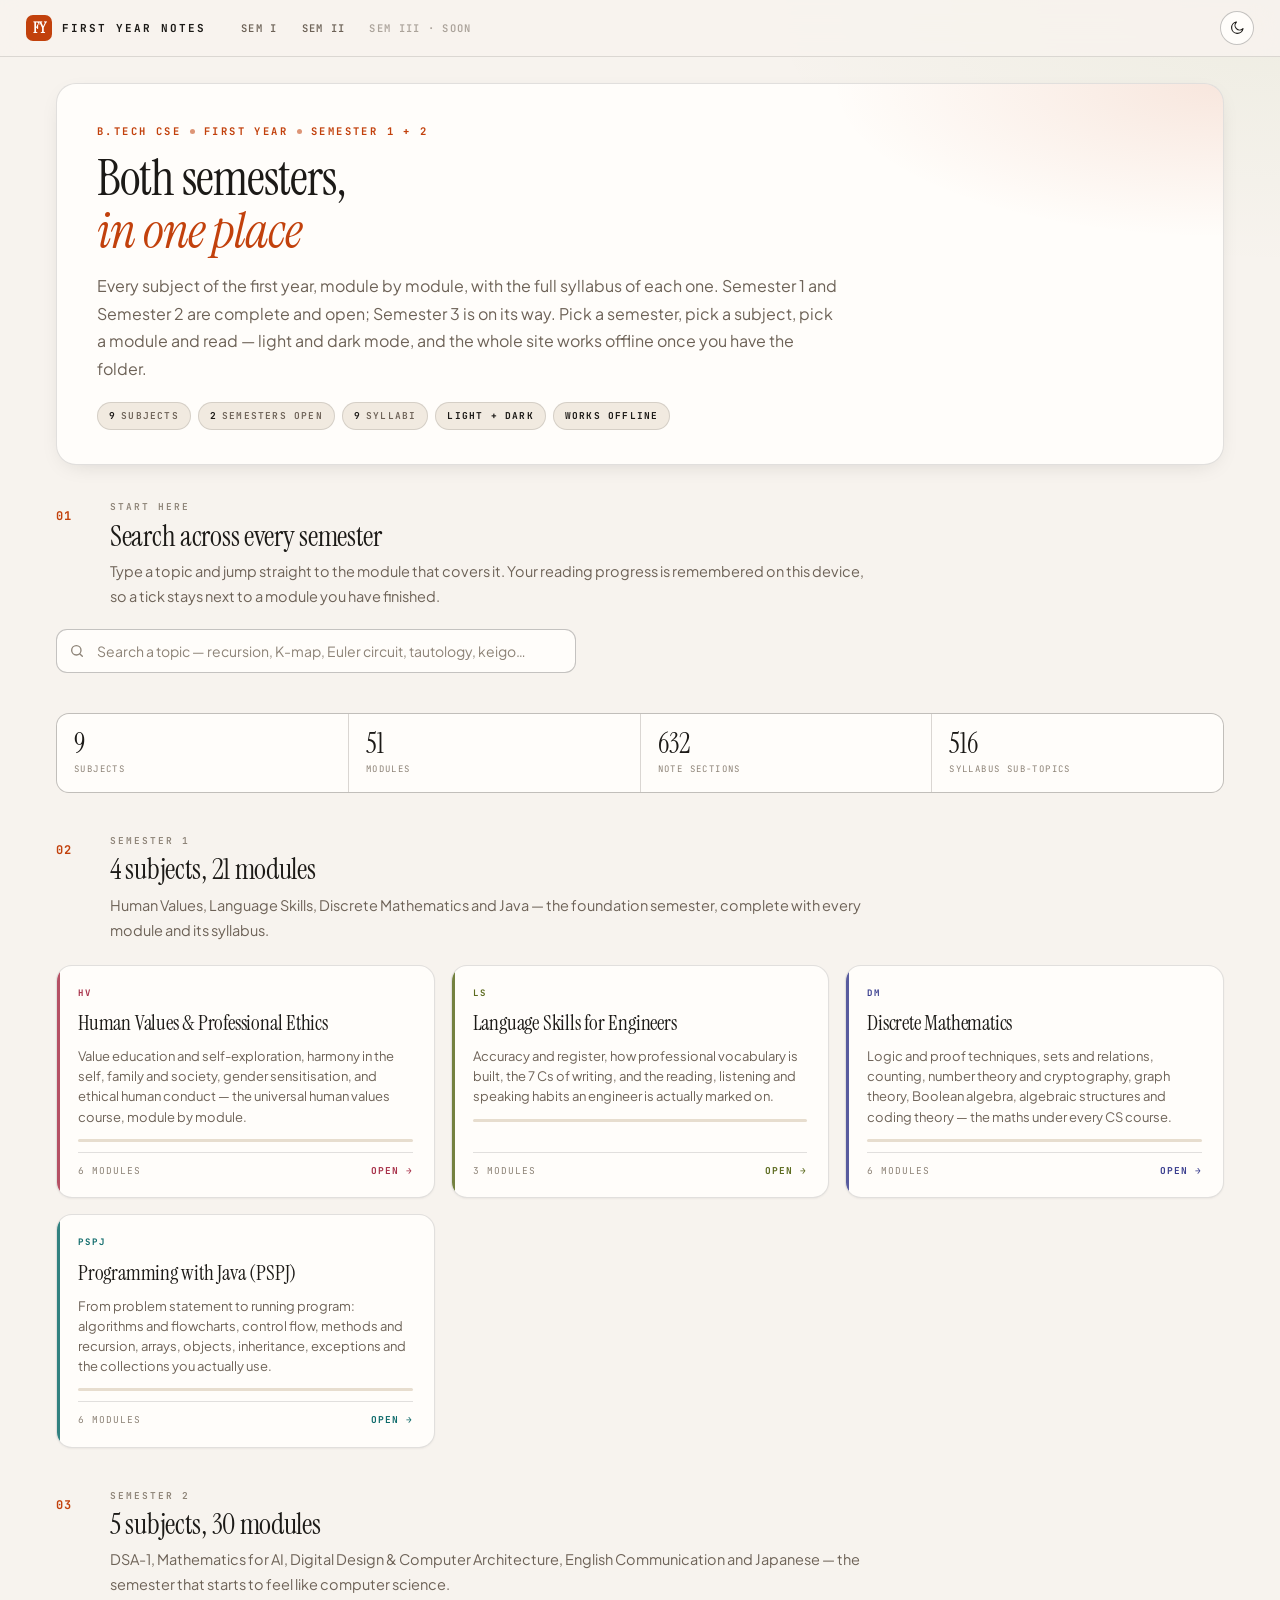
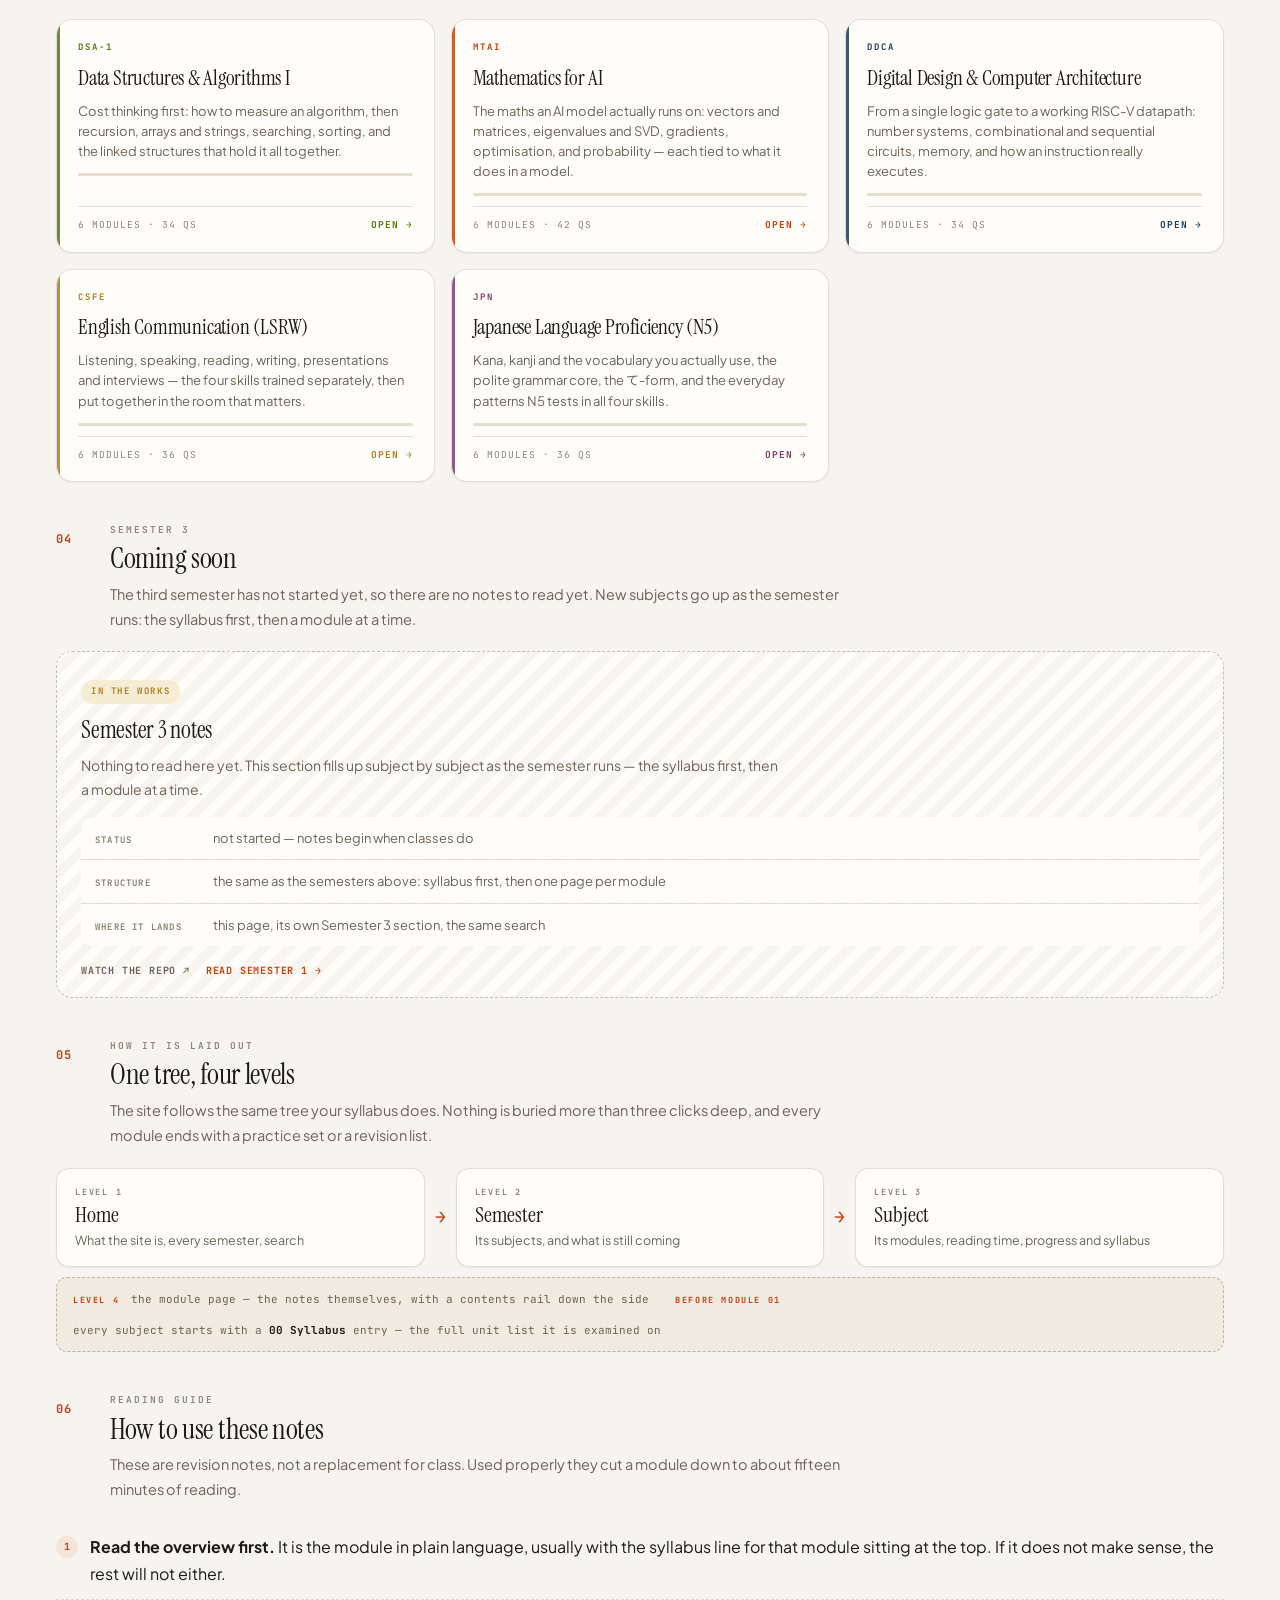
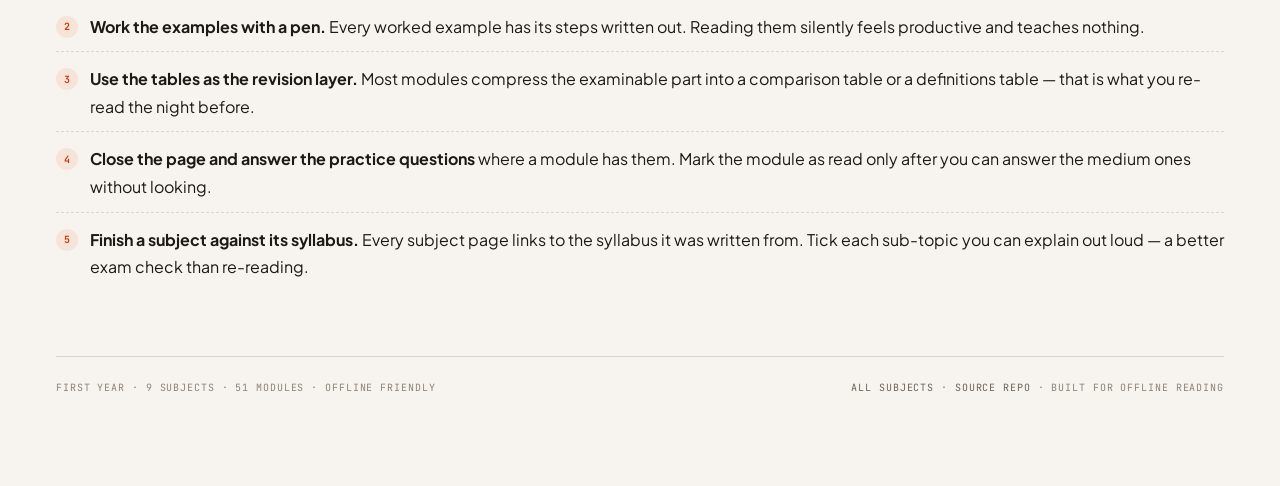
<file: first-year-notes-website/notes-website/index.html>
<!DOCTYPE html>
<html lang="en">

<head>
  <meta charset="UTF-8">
  <meta name="viewport" content="width=device-width, initial-scale=1.0">
  <meta name="theme-color" content="#f7f3ee" id="themeColor">
  <script>
    /* set the theme before first paint so there is no flash of the wrong mode */
    (function () {
      var t = null;
      try { t = localStorage.getItem("fy-theme"); } catch (e) { }
      if (t !== "dark" && t !== "light") {
        t = (window.matchMedia && window.matchMedia("(prefers-color-scheme: dark)").matches) ? "dark" : "light";
      }
      document.documentElement.setAttribute("data-theme", t);
      var m = document.querySelector('meta[name="theme-color"]');
      if (m) m.setAttribute("content", t === "dark" ? "#14110e" : "#f7f3ee");
    })();
  </script>
  <title>First Year Notes · B.Tech CSE, Semester 1 &amp; 2</title>
  <meta name="description"
    content="Module-wise notes for every first-year B.Tech CSE subject, semester 1 and semester 2: Human Values, Language Skills, Discrete Mathematics, Java, DSA-1, Maths for AI, DDCA, English Communication and Japanese. Light and dark mode, works offline.">
  <link rel="icon" href="data:image/svg+xml,%3Csvg xmlns='http://www.w3.org/2000/svg' viewBox='0 0 64 64'%3E%3Crect width='64' height='64' rx='14' fill='%23c2410c'/%3E%3Ctext x='32' y='43' font-family='Georgia,serif' font-size='30' fill='%23fff' text-anchor='middle'%3EFY%3C/text%3E%3C/svg%3E">
<link rel="preconnect" href="https://fonts.googleapis.com">
  <link rel="preconnect" href="https://fonts.gstatic.com" crossorigin>
  <link
    href="https://fonts.googleapis.com/css2?family=Instrument+Serif:ital@0;1&family=Plus+Jakarta+Sans:wght@400;500;600;700&family=JetBrains+Mono:wght@400;500;700&family=Noto+Sans+JP:wght@400;500;700&display=swap"
    rel="stylesheet">
  <link rel="stylesheet" href="css/style.css">
</head>

<body data-page="home">
  <div id="chrome"></div>

  <div class="shell">
    <header class="hero">
      <div class="eyebrow">B.Tech CSE<span class="dot"></span>First year<span class="dot"></span>Semester 1 + 2</div>
      <h1>Both semesters,<br><em>in one place</em></h1>
      <p class="lede">Every subject of the first year, module by module, with the full syllabus of each one.
        Semester 1 and Semester 2 are complete and open; Semester 3 is on its way. Pick a semester, pick a
        subject, pick a module and read — light and dark mode, and the whole site works offline once you have
        the folder.</p>
      <div class="chips" id="heroChips">
        <span class="chip"><b>light + dark</b></span>
        <span class="chip"><b>works offline</b></span>
      </div>
    </header>

    <section class="sec" id="search-sec">
      <div class="sec-head">
        <div class="sec-num">01</div>
        <div>
          <div class="sec-kicker">Start here</div>
          <h2>Search across every semester</h2>
        </div>
      </div>
      <p class="sec-sub">Type a topic and jump straight to the module that covers it. Your reading progress is
        remembered on this device, so a tick stays next to a module you have finished.</p>
      <div class="search-box">
        <svg viewBox="0 0 24 24" fill="none" stroke="currentColor" stroke-width="2" stroke-linecap="round"
          aria-hidden="true">
          <circle cx="11" cy="11" r="7" />
          <path d="m20 20-3.6-3.6" />
        </svg>
        <input type="search" id="search"
          placeholder="Search a topic — recursion, K-map, Euler circuit, tautology, keigo…" autocomplete="off"
          aria-label="Search topics">
      </div>
      <div class="search-hits" id="hits"></div>
      <div id="stats"></div>
    </section>

    <!-- one section per semester: rendered from js/data.js -->
    <div id="semesterSections"></div>

    <section class="sec" id="structure">
      <div class="sec-head">
        <div class="sec-num">05</div>
        <div>
          <div class="sec-kicker">How it is laid out</div>
          <h2>One tree, four levels</h2>
        </div>
      </div>
      <p class="sec-sub">The site follows the same tree your syllabus does. Nothing is buried more than three
        clicks deep, and every module ends with a practice set or a revision list.</p>
      <div class="flow">
        <a class="flow-node" href="#sem1">
          <span class="flow-k">Level 1</span>
          <span class="flow-t">Home</span>
          <span class="flow-d">What the site is, every semester, search</span>
        </a>
        <span class="flow-arrow" aria-hidden="true">→</span>
        <a class="flow-node" href="#sem1">
          <span class="flow-k">Level 2</span>
          <span class="flow-t">Semester</span>
          <span class="flow-d">Its subjects, and what is still coming</span>
        </a>
        <span class="flow-arrow" aria-hidden="true">→</span>
        <a class="flow-node" href="subject.html?id=java">
          <span class="flow-k">Level 3</span>
          <span class="flow-t">Subject</span>
          <span class="flow-d">Its modules, reading time, progress and syllabus</span>
        </a>
      </div>
      <div class="flow-parts">
        <span class="fp-k">Level 4</span>
        <span class="fp-t">the module page — the notes themselves, with a contents rail down the side</span>
        <span class="fp-k fp-k--gap">Before module 01</span>
        <span class="fp-t">every subject starts with a <b>00 Syllabus</b> entry — the full unit list it is
          examined on</span>
      </div>
    </section>

    <section class="sec" id="how">
      <div class="sec-head">
        <div class="sec-num">06</div>
        <div>
          <div class="sec-kicker">Reading guide</div>
          <h2>How to use these notes</h2>
        </div>
      </div>
      <p class="sec-sub">These are revision notes, not a replacement for class. Used properly they cut a module
        down to about fifteen minutes of reading.</p>
      <div class="steps">
        <div class="step"><span class="step-n">1</span>
          <div>
            <p><strong>Read the overview first.</strong> It is the module in plain language, usually with the
              syllabus line for that module sitting at the top. If it does not make sense, the rest will not
              either.</p>
          </div>
        </div>
        <div class="step"><span class="step-n">2</span>
          <div>
            <p><strong>Work the examples with a pen.</strong> Every worked example has its steps written out.
              Reading them silently feels productive and teaches nothing.</p>
          </div>
        </div>
        <div class="step"><span class="step-n">3</span>
          <div>
            <p><strong>Use the tables as the revision layer.</strong> Most modules compress the examinable part
              into a comparison table or a definitions table — that is what you re-read the night before.</p>
          </div>
        </div>
        <div class="step"><span class="step-n">4</span>
          <div>
            <p><strong>Close the page and answer the practice questions</strong> where a module has them. Mark
              the module as read only after you can answer the medium ones without looking.</p>
          </div>
        </div>
        <div class="step"><span class="step-n">5</span>
          <div>
            <p><strong>Finish a subject against its syllabus.</strong> Every subject page links to the syllabus
              it was written from. Tick each sub-topic you can explain out loud — a better exam check than
              re-reading.</p>
          </div>
        </div>
      </div>
    </section>

    <div id="footHost"></div>
  </div>

  <script src="js/data.js"></script>
  <script src="js/theme.js"></script>
  <script src="js/app.js"></script>
</body>

</html>
</file>
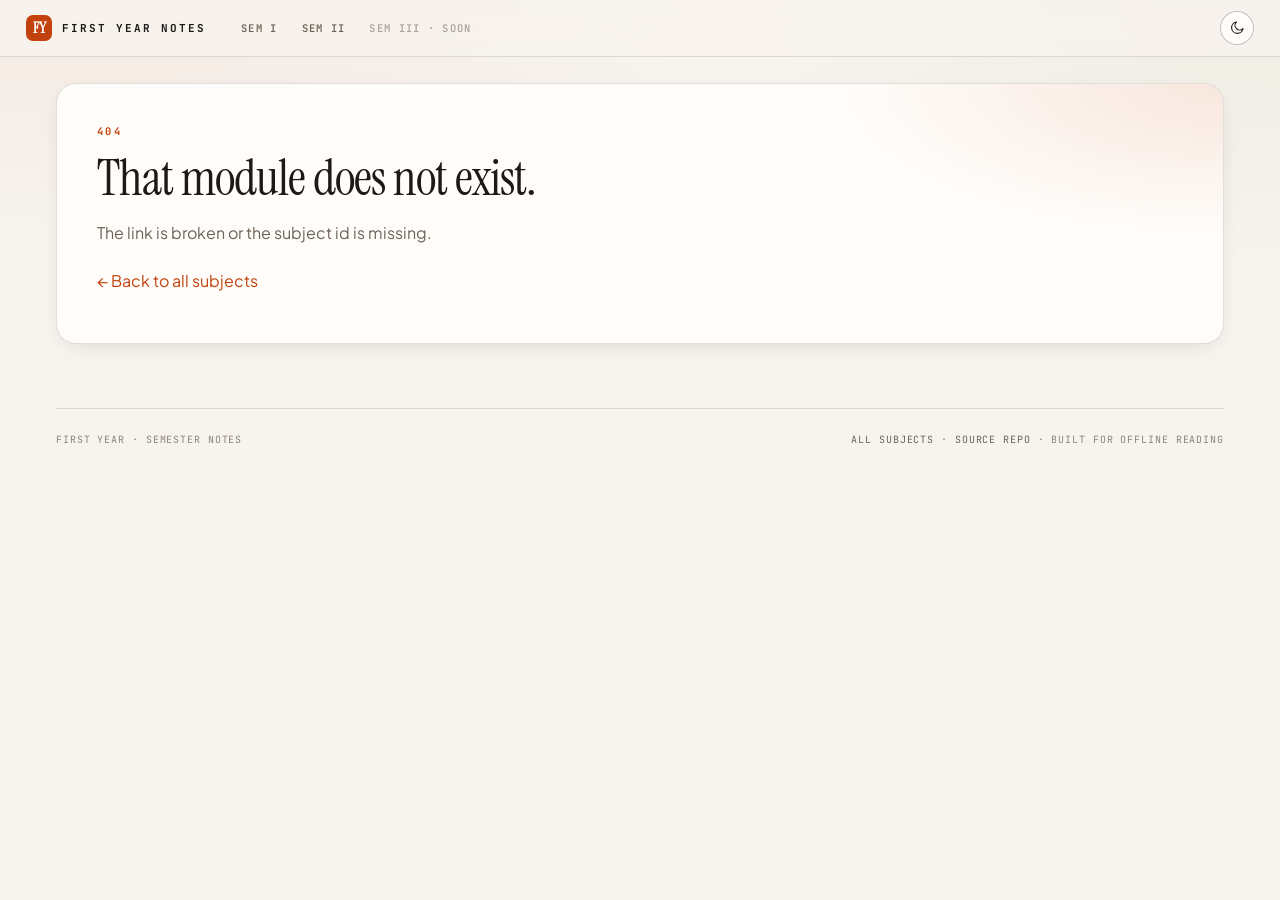
<file: first-year-notes-website/notes-website/module.html>
<!DOCTYPE html>
<html lang="en">
<head>
<meta charset="UTF-8">
<meta name="viewport" content="width=device-width, initial-scale=1.0">
<meta name="theme-color" content="#f7f3ee" id="themeColor">
<script>
(function(){
  var t = null;
  try { t = localStorage.getItem("fy-theme"); } catch(e) {}
  if (t !== "dark" && t !== "light"){
    t = (window.matchMedia && window.matchMedia("(prefers-color-scheme: dark)").matches) ? "dark" : "light";
  }
  document.documentElement.setAttribute("data-theme", t);
  var m = document.querySelector('meta[name="theme-color"]');
  if (m) m.setAttribute("content", t === "dark" ? "#14110e" : "#f7f3ee");
})();
</script>
<title>Module · First Year Notes</title>
<meta name="description" content="One module of class notes, with a contents rail, worked examples, tables and revision material.">
<link rel="icon" href="data:image/svg+xml,%3Csvg xmlns='http://www.w3.org/2000/svg' viewBox='0 0 64 64'%3E%3Crect width='64' height='64' rx='14' fill='%23c2410c'/%3E%3Ctext x='32' y='43' font-family='Georgia,serif' font-size='30' fill='%23fff' text-anchor='middle'%3EFY%3C/text%3E%3C/svg%3E">
<link rel="preconnect" href="https://fonts.googleapis.com">
<link rel="preconnect" href="https://fonts.gstatic.com" crossorigin>
<link href="https://fonts.googleapis.com/css2?family=Instrument+Serif:ital@0;1&family=Plus+Jakarta+Sans:wght@400;500;600;700&family=JetBrains+Mono:wght@400;500;700&family=Noto+Sans+JP:wght@400;500;700&display=swap" rel="stylesheet">
<link rel="stylesheet" href="css/katex.min.css">
<link rel="stylesheet" href="css/style.css">
</head>
<body data-page="module">
<div id="chrome"></div>
<div class="shell" id="shell">
  <div id="page">
    <noscript><p>These notes need JavaScript switched on to load the module pages.</p></noscript>
  </div>
</div>
<script src="js/data.js"></script>
<script src="js/theme.js"></script>
<script src="js/katex.min.js"></script>
<script src="js/auto-render.min.js"></script>
<script src="js/app.js"></script>
</body>
</html>
</file>
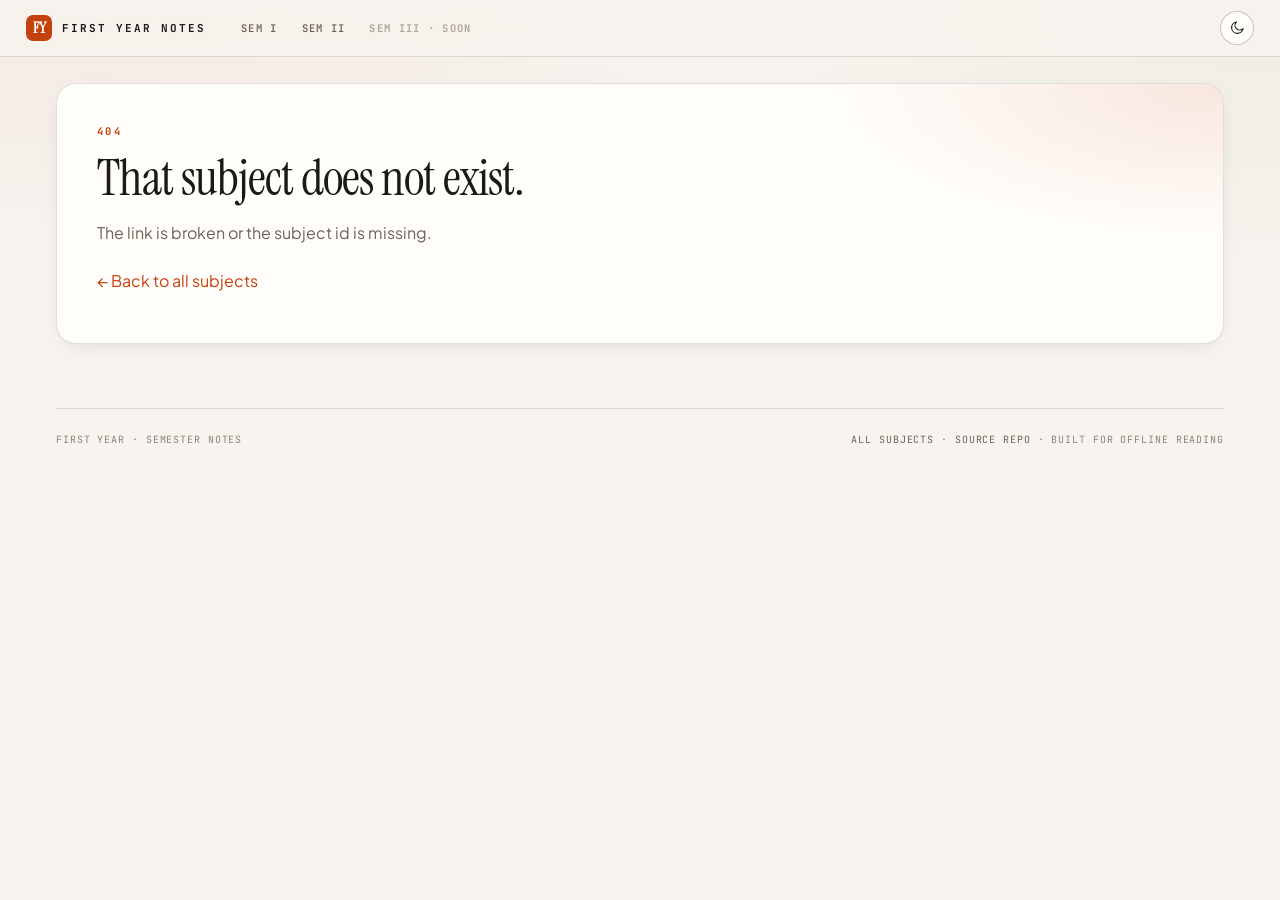
<file: first-year-notes-website/notes-website/subject.html>
<!DOCTYPE html>
<html lang="en">
<head>
<meta charset="UTF-8">
<meta name="viewport" content="width=device-width, initial-scale=1.0">
<meta name="theme-color" content="#f7f3ee" id="themeColor">
<script>
(function(){
  var t = null;
  try { t = localStorage.getItem("fy-theme"); } catch(e) {}
  if (t !== "dark" && t !== "light"){
    t = (window.matchMedia && window.matchMedia("(prefers-color-scheme: dark)").matches) ? "dark" : "light";
  }
  document.documentElement.setAttribute("data-theme", t);
  var m = document.querySelector('meta[name="theme-color"]');
  if (m) m.setAttribute("content", t === "dark" ? "#14110e" : "#f7f3ee");
})();
</script>
<title>Modules · First Year Notes</title>
<meta name="description" content="All the modules of one first-year subject, with reading time, section count and its syllabus.">
<link rel="icon" href="data:image/svg+xml,%3Csvg xmlns='http://www.w3.org/2000/svg' viewBox='0 0 64 64'%3E%3Crect width='64' height='64' rx='14' fill='%23c2410c'/%3E%3Ctext x='32' y='43' font-family='Georgia,serif' font-size='30' fill='%23fff' text-anchor='middle'%3EFY%3C/text%3E%3C/svg%3E">
<link rel="preconnect" href="https://fonts.googleapis.com">
<link rel="preconnect" href="https://fonts.gstatic.com" crossorigin>
<link href="https://fonts.googleapis.com/css2?family=Instrument+Serif:ital@0;1&family=Plus+Jakarta+Sans:wght@400;500;600;700&family=JetBrains+Mono:wght@400;500;700&family=Noto+Sans+JP:wght@400;500;700&display=swap" rel="stylesheet">
<link rel="stylesheet" href="css/style.css">
</head>
<body data-page="subject">
<div id="chrome"></div>
<div class="shell" id="shell">
  <div id="page">
    <noscript><p>These notes need JavaScript switched on to load the subject and module pages.</p></noscript>
  </div>
</div>
<script src="js/data.js"></script>
<script src="js/theme.js"></script>
<script src="js/app.js"></script>
</body>
</html>
</file>
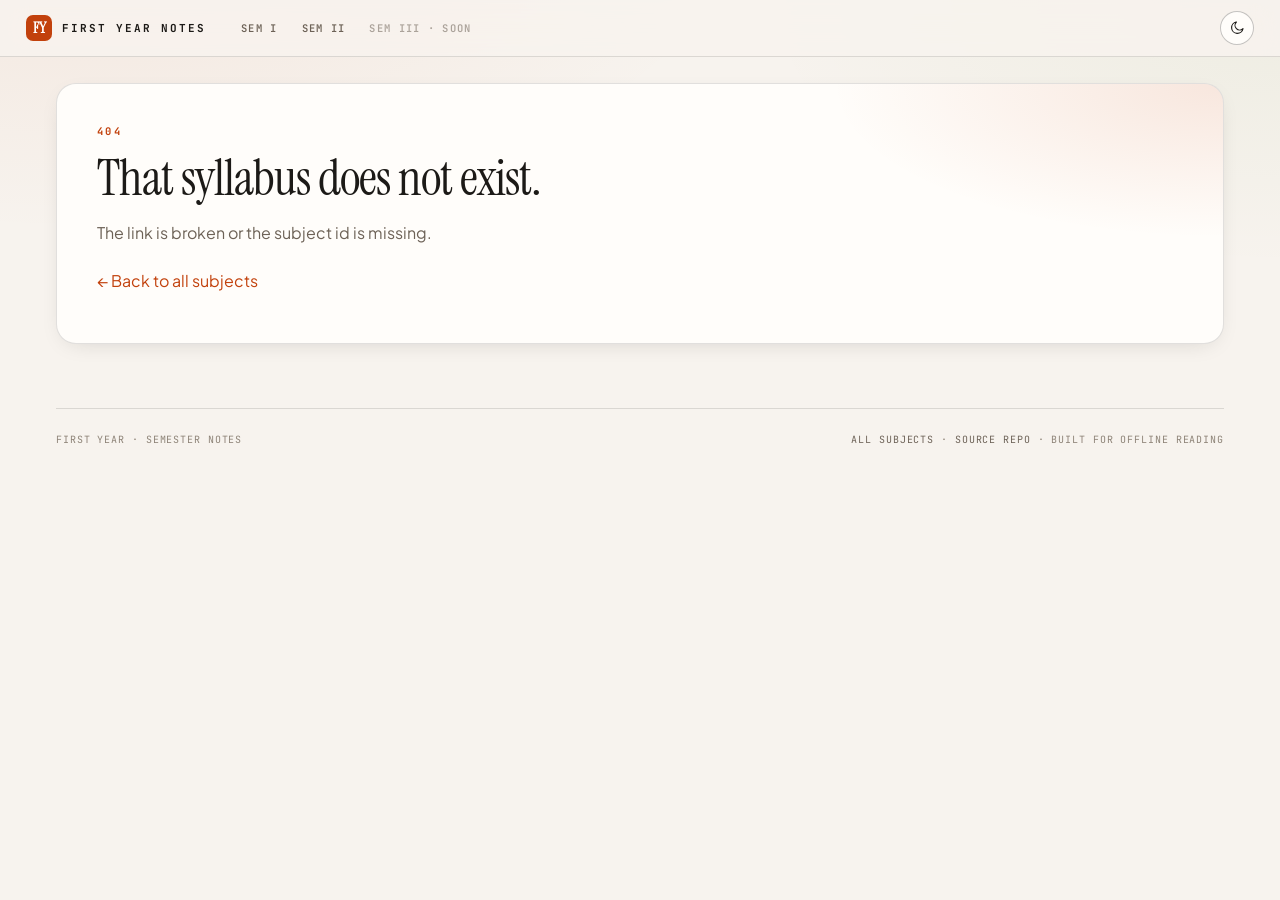
<file: first-year-notes-website/notes-website/syllabus.html>
<!DOCTYPE html>
<html lang="en">
<head>
<meta charset="UTF-8">
<meta name="viewport" content="width=device-width, initial-scale=1.0">
<meta name="theme-color" content="#f7f3ee" id="themeColor">
<script>
(function(){
  var t = null;
  try { t = localStorage.getItem("fy-theme"); } catch(e) {}
  if (t !== "dark" && t !== "light"){
    t = (window.matchMedia && window.matchMedia("(prefers-color-scheme: dark)").matches) ? "dark" : "light";
  }
  document.documentElement.setAttribute("data-theme", t);
  var m = document.querySelector('meta[name="theme-color"]');
  if (m) m.setAttribute("content", t === "dark" ? "#14110e" : "#f7f3ee");
})();
</script>
<title>Syllabus · First Year Notes</title>
<meta name="description" content="The full syllabus of a first-year subject: every unit and sub-topic the module notes follow.">
<link rel="icon" href="data:image/svg+xml,%3Csvg xmlns='http://www.w3.org/2000/svg' viewBox='0 0 64 64'%3E%3Crect width='64' height='64' rx='14' fill='%23c2410c'/%3E%3Ctext x='32' y='43' font-family='Georgia,serif' font-size='30' fill='%23fff' text-anchor='middle'%3EFY%3C/text%3E%3C/svg%3E">
<link rel="preconnect" href="https://fonts.googleapis.com">
<link rel="preconnect" href="https://fonts.gstatic.com" crossorigin>
<link href="https://fonts.googleapis.com/css2?family=Instrument+Serif:ital@0;1&family=Plus+Jakarta+Sans:wght@400;500;600;700&family=JetBrains+Mono:wght@400;500;700&family=Noto+Sans+JP:wght@400;500;700&display=swap" rel="stylesheet">
<link rel="stylesheet" href="css/style.css">
</head>
<body data-page="syllabus">
<div id="chrome"></div>
<div class="shell" id="shell">
  <div id="page">
    <noscript><p>These notes need JavaScript switched on to load the syllabus pages.</p></noscript>
  </div>
</div>
<script src="js/data.js"></script>
<script src="js/theme.js"></script>
<script src="js/app.js"></script>
</body>
</html>
</file>
<file: first-year-notes-website/notes-website/css/style.css>
/* ============================================================
   Semester II — Class Notes
   style.css  ·  one stylesheet for every page
   Light + dark theme, warm paper palette, serif display type
   ============================================================ */

/* ---------- tokens ---------- */
:root{
  color-scheme:light;
  --bg:#f7f3ee;
  --surface:#fffdfa;
  --surface2:#f1eae0;
  --surface3:#e7ddce;
  --border:rgba(28,26,23,.13);
  --border-strong:rgba(28,26,23,.26);
  --text:#1c1a17;
  --text-dim:#6d6257;
  --text-faint:#8d8377;
  --accent:#c2410c;
  --accent-soft:#f7e4d9;
  --sage:#4d7c0f;
  --sage-soft:#e9efdb;
  --blue:#1e3a5f;
  --blue-soft:#e3e9f0;
  --gold:#a9821c;
  --gold-soft:#f6ecd4;
  --plum:#7c3f6b;
  --plum-soft:#f2e3ee;
  --on-accent:#ffffff;
  --on-sage:#ffffff;
  --on-blue:#ffffff;
  --font-display:"Instrument Serif",Georgia,"Times New Roman","Noto Serif JP",serif;
  --font-body:"Plus Jakarta Sans",-apple-system,BlinkMacSystemFont,"Segoe UI",Roboto,"Noto Sans JP","Hiragino Kaku Gothic ProN","Yu Gothic","Meiryo",sans-serif;
  --font-mono:"JetBrains Mono",ui-monospace,SFMono-Regular,Menlo,Consolas,"Noto Sans JP",monospace;
  --shadow-sm:0 1px 2px rgba(28,26,23,.05);
  --shadow-md:0 6px 24px -12px rgba(28,26,23,.22);
  --shadow-lg:0 22px 60px -30px rgba(28,26,23,.35);
  --radius:14px;
}
:root[data-theme="dark"]{
  color-scheme:dark;
  --bg:#14110e;
  --surface:#1c1814;
  --surface2:#241f19;
  --surface3:#2f2822;
  --border:rgba(255,247,238,.10);
  --border-strong:rgba(255,247,238,.22);
  --text:#f4ede4;
  --text-dim:#a99c8d;
  --text-faint:#877a6c;
  --accent:#ef7a4e;
  --accent-soft:#3b241a;
  --sage:#a9c96f;
  --sage-soft:#232b18;
  --blue:#9db9d8;
  --blue-soft:#1a222d;
  --gold:#dcb763;
  --gold-soft:#2e2516;
  --plum:#d59cc4;
  --plum-soft:#2c1c27;
  --on-accent:#14110e;
  --on-sage:#14110e;
  --on-blue:#14110e;
  --shadow-sm:0 1px 2px rgba(0,0,0,.35);
  --shadow-md:0 6px 24px -12px rgba(0,0,0,.65);
  --shadow-lg:0 22px 60px -30px rgba(0,0,0,.8);
}
@media (prefers-color-scheme: dark){
  :root:not([data-theme="light"]){
    color-scheme:dark;
    --bg:#14110e; --surface:#1c1814; --surface2:#241f19; --surface3:#2f2822;
    --border:rgba(255,247,238,.10); --border-strong:rgba(255,247,238,.22);
    --text:#f4ede4; --text-dim:#a99c8d; --text-faint:#877a6c;
    --accent:#ef7a4e; --accent-soft:#3b241a;
    --sage:#a9c96f; --sage-soft:#232b18;
    --blue:#9db9d8; --blue-soft:#1a222d;
    --gold:#dcb763; --gold-soft:#2e2516;
    --plum:#d59cc4; --plum-soft:#2c1c27;
    --on-accent:#14110e; --on-sage:#14110e; --on-blue:#14110e;
    --shadow-sm:0 1px 2px rgba(0,0,0,.35);
    --shadow-md:0 6px 24px -12px rgba(0,0,0,.65);
    --shadow-lg:0 22px 60px -30px rgba(0,0,0,.8);
  }
}

/* ---------- base ---------- */
*,*::before,*::after{box-sizing:border-box}
html{scroll-behavior:smooth;-webkit-text-size-adjust:100%}
body{
  margin:0;
  background:var(--bg);
  color:var(--text);
  font-family:var(--font-body);
  font-size:16px;
  line-height:1.68;
  -webkit-font-smoothing:antialiased;
  background-image:
    radial-gradient(1100px 520px at 6% -10%, rgba(194,65,12,.075), transparent 62%),
    radial-gradient(900px 460px at 100% 0%, rgba(77,124,15,.055), transparent 58%);
  min-height:100vh;
}
:root[data-theme="dark"] body,
:root:not([data-theme="light"]) body{
  background-image:
    radial-gradient(1100px 520px at 8% -8%, rgba(239,122,78,.10), transparent 62%),
    radial-gradient(900px 460px at 100% 2%, rgba(169,201,111,.055), transparent 58%),
    radial-gradient(800px 600px at 50% 110%, rgba(157,185,216,.05), transparent 60%);
}
:root[data-theme="light"] body{
  background-image:
    radial-gradient(1100px 520px at 6% -10%, rgba(194,65,12,.075), transparent 62%),
    radial-gradient(900px 460px at 100% 0%, rgba(77,124,15,.055), transparent 58%);
}
img{max-width:100%}
a{color:var(--accent);text-decoration:none}
a:hover{text-decoration:underline;text-underline-offset:3px}
h1,h2,h3,h4{font-family:var(--font-display);font-weight:400;letter-spacing:-.01em;margin:0}
::selection{background:var(--accent-soft);color:var(--text)}
:focus-visible{outline:2px solid var(--accent);outline-offset:3px;border-radius:4px}

/* ---------- top bar ---------- */
.topbar{
  position:sticky;top:0;z-index:250;
  display:flex;align-items:center;gap:16px;
  padding:11px 26px;
  background:color-mix(in srgb,var(--bg) 88%,transparent);
  backdrop-filter:blur(12px) saturate(140%);
  border-bottom:1px solid var(--border);
}
.brand{display:flex;align-items:center;gap:10px;color:var(--text);font-family:var(--font-mono);
  font-size:11px;letter-spacing:2px;text-transform:uppercase;font-weight:700}
.brand:hover{text-decoration:none;color:var(--accent)}
.brand-mark{
  width:26px;height:26px;border-radius:7px;display:grid;place-items:center;flex-shrink:0;
  background:var(--accent);color:var(--on-accent);font-family:var(--font-display);font-size:15px;
  letter-spacing:0;line-height:1;
}
.topnav{display:flex;gap:2px;margin-left:8px;flex:1;min-width:0;overflow-x:auto;scrollbar-width:none}
.topnav::-webkit-scrollbar{display:none}
.topnav a{
  font-family:var(--font-mono);font-size:10.5px;letter-spacing:1.3px;text-transform:uppercase;
  color:var(--text-dim);padding:7px 11px;border-radius:7px;white-space:nowrap;font-weight:600;
}
.topnav a:hover{background:var(--surface2);color:var(--text);text-decoration:none}
.topnav a[aria-current="page"]{color:var(--accent);background:var(--accent-soft)}
.theme-btn{
  flex-shrink:0;width:34px;height:34px;border-radius:50%;border:1px solid var(--border-strong);
  background:var(--surface);color:var(--text);display:grid;place-items:center;cursor:pointer;
  transition:transform .16s,border-color .16s,color .16s;padding:0;
}
.theme-btn:hover{transform:translateY(-1px);border-color:var(--accent);color:var(--accent)}
.theme-btn svg{width:16px;height:16px;display:block;pointer-events:none}
.theme-btn .t-sun{display:none}
:root[data-theme="dark"] .theme-btn .t-moon{display:none}
:root[data-theme="dark"] .theme-btn .t-sun{display:block}
@media (prefers-color-scheme: dark){
  :root:not([data-theme="light"]) .theme-btn .t-moon{display:none}
  :root:not([data-theme="light"]) .theme-btn .t-sun{display:block}
}

/* ---------- layout ---------- */
.shell{max-width:1220px;margin:0 auto;padding:26px 26px 90px}
.shell--narrow{max-width:920px}
.wrap{display:grid;grid-template-columns:238px minmax(0,1fr);gap:38px;align-items:start}
.main{min-width:0}

/* ---------- breadcrumbs ---------- */
.crumbs{
  display:flex;align-items:center;gap:8px;flex-wrap:wrap;
  font-family:var(--font-mono);font-size:10px;letter-spacing:1.4px;text-transform:uppercase;
  color:var(--text-faint);margin:2px 0 18px;
}
.crumbs a{color:var(--text-dim);font-weight:600}
.crumbs a:hover{color:var(--accent);text-decoration:none}
.crumbs .sep{color:var(--text-faint);opacity:.6}
.crumbs .here{color:var(--text)}

/* ---------- hero ---------- */
.hero{
  position:relative;overflow:hidden;
  background:var(--surface);border:1px solid var(--border);border-radius:20px;
  padding:38px 40px 34px;box-shadow:var(--shadow-md);margin-bottom:34px;
}
.hero::after{
  content:"";position:absolute;inset:0;pointer-events:none;
  background:radial-gradient(560px 220px at 100% 0%, color-mix(in srgb,var(--acc,var(--accent)) 12%,transparent), transparent 70%);
}
.hero>*{position:relative;z-index:1}
.eyebrow{
  font-family:var(--font-mono);font-size:10.5px;letter-spacing:2.4px;text-transform:uppercase;
  color:var(--acc,var(--accent));font-weight:700;margin-bottom:12px;display:flex;gap:9px;align-items:center;flex-wrap:wrap;
}
.eyebrow .dot{width:5px;height:5px;border-radius:50%;background:currentColor;opacity:.55}
.hero h1{font-size:clamp(31px,4.4vw,50px);line-height:1.06;margin-bottom:14px;letter-spacing:-.02em}
.hero h1 em{font-style:italic;color:var(--acc,var(--accent))}
.hero .lede{font-size:16px;color:var(--text-dim);max-width:62ch;margin:0 0 20px}
.chips{display:flex;gap:7px;flex-wrap:wrap}
.chip{
  display:inline-flex;align-items:center;gap:5px;
  font-family:var(--font-mono);font-size:9.5px;letter-spacing:1.2px;text-transform:uppercase;
  color:var(--text-dim);background:var(--surface2);border:1px solid var(--border);
  border-radius:20px;padding:5px 11px;font-weight:600;
}
.chip b{color:var(--text);font-weight:700}
.chip--acc{background:var(--acc-soft,var(--accent-soft));border-color:transparent;color:var(--acc,var(--accent))}
.chip--acc b{color:var(--acc,var(--accent))}

/* ---------- section ---------- */
.sec{margin:0 0 40px;scroll-margin-top:76px}
.sec-head{display:flex;gap:16px;align-items:flex-start;margin-bottom:6px;scroll-margin-top:76px}
.sec-num{
  font-family:var(--font-mono);font-size:12px;font-weight:700;letter-spacing:.5px;
  color:var(--acc,var(--accent));padding-top:7px;min-width:38px;flex-shrink:0;
}
.sec-kicker{
  font-family:var(--font-mono);font-size:9.5px;letter-spacing:2px;text-transform:uppercase;
  color:var(--text-faint);font-weight:600;margin-bottom:3px;
}
.sec h2{font-size:clamp(22px,2.6vw,29px);line-height:1.18}
.sec-sub{color:var(--text-dim);font-size:14.5px;margin:0 0 20px;padding-left:54px;max-width:74ch}
.sec-body{padding-left:54px}
.sec-body>*:first-child{margin-top:0}

/* ---------- prose ---------- */
p{margin:0 0 15px}
.sec-body h4{font-size:17px;margin:26px 0 8px;letter-spacing:-.005em}
.sec-body h4:first-child{margin-top:0}
ul,ol{margin:0 0 15px;padding-left:22px}
li{margin-bottom:7px}
li::marker{color:var(--acc,var(--accent))}
strong,b{font-weight:700;color:var(--text)}
em{font-style:italic}
code{
  font-family:var(--font-mono);font-size:.87em;background:var(--surface2);
  border:1px solid var(--border);border-radius:5px;padding:1.5px 5px;
  word-break:break-word;color:var(--text);
}
.small{font-size:13px;color:var(--text-dim)}
.lead{font-size:16px;color:var(--text-dim);max-width:70ch}

/* ---------- formula block ---------- */
.fml{
  background:var(--surface);border:1px solid var(--border);border-left:3px solid var(--acc,var(--accent));
  border-radius:0 12px 12px 0;padding:14px 18px 12px;margin:16px 0;box-shadow:var(--shadow-sm);
}
.fml-eq{
  font-family:var(--font-mono);font-size:14.5px;font-weight:500;line-height:1.6;
  color:var(--text);padding:9px 12px;background:var(--surface2);border-radius:8px;
  overflow-x:auto;white-space:pre-wrap;word-break:break-word;
}
.fml-meta{
  display:grid;grid-template-columns:repeat(auto-fit,minmax(160px,1fr));
  gap:2px 18px;margin-top:11px;font-size:13px;color:var(--text-dim);
}
.fml-meta .k{
  display:block;font-family:var(--font-mono);font-size:8.5px;letter-spacing:1.4px;
  text-transform:uppercase;color:var(--acc,var(--accent));font-weight:700;margin-bottom:1px;
}

/* ---------- callouts ---------- */
.note{
  border:1px solid var(--border);border-radius:12px;padding:13px 17px 3px;margin:18px 0;
  background:var(--surface);position:relative;
}
.note .tag{
  display:inline-block;font-family:var(--font-mono);font-size:8.5px;letter-spacing:1.5px;
  text-transform:uppercase;font-weight:700;padding:3px 9px;border-radius:20px;margin-bottom:8px;
  background:var(--surface2);color:var(--text-dim);
}
.note p:last-child{margin-bottom:11px}
.note--trap{border-left:3px solid #b45309;background:color-mix(in srgb,var(--gold-soft) 55%,var(--surface))}
.note--trap .tag{background:#b45309;color:#fff}
.note--why{border-left:3px solid var(--acc,var(--accent));background:color-mix(in srgb,var(--acc-soft,var(--accent-soft)) 45%,var(--surface))}
.note--why .tag{background:var(--acc,var(--accent));color:var(--on-accent)}
.note--exam{border-left:3px solid var(--blue);background:color-mix(in srgb,var(--blue-soft) 55%,var(--surface))}
.note--exam .tag{background:var(--blue);color:var(--on-blue)}
.note--ai{border-left:3px solid var(--sage);background:color-mix(in srgb,var(--sage-soft) 55%,var(--surface))}
.note--ai .tag{background:var(--sage);color:var(--on-sage)}
.note--bonus{border-left:3px dashed var(--plum);background:color-mix(in srgb,var(--plum-soft) 45%,var(--surface))}
.note--bonus .tag{background:var(--plum);color:#fff}

/* ---------- tables ---------- */
.tbl-wrap{overflow-x:auto;margin:16px 0;border:1px solid var(--border);border-radius:11px;background:var(--surface)}
table{width:100%;border-collapse:collapse;font-size:13.5px}
thead th{
  text-align:left;font-family:var(--font-mono);font-size:9px;letter-spacing:1.4px;
  text-transform:uppercase;color:var(--text-dim);font-weight:700;
  padding:10px 13px;background:var(--surface2);border-bottom:1px solid var(--border);white-space:nowrap;
}
td{padding:10px 13px;border-bottom:1px solid var(--border);vertical-align:top}
tbody tr:last-child td{border-bottom:none}
tbody tr:hover td{background:color-mix(in srgb,var(--surface2) 55%,transparent)}
td code{font-size:12px}

/* ---------- code & ascii ---------- */
pre.code,pre.ascii{
  font-family:var(--font-mono);font-size:12.5px;line-height:1.62;
  background:var(--surface);border:1px solid var(--border);border-radius:11px;
  padding:15px 17px;margin:16px 0;overflow-x:auto;box-shadow:var(--shadow-sm);
}
pre.code{border-left:3px solid var(--acc,var(--accent))}
pre.ascii{background:var(--surface2);border-style:dashed;color:var(--text-dim);white-space:pre;font-size:12px}
pre code{background:none;border:none;padding:0;font-size:inherit;color:inherit}

/* ---------- cards / examples ---------- */
.card{
  background:var(--surface);border:1px solid var(--border);border-radius:13px;
  padding:17px 20px 4px;margin:16px 0;box-shadow:var(--shadow-sm);
}
.card h4{font-size:16px;margin:0 0 9px}
.card--hero{background:color-mix(in srgb,var(--acc-soft,var(--accent-soft)) 32%,var(--surface));
  border-color:color-mix(in srgb,var(--acc,var(--accent)) 22%,var(--border))}
.card--hero h4{font-family:var(--font-mono);font-size:9.5px;letter-spacing:1.6px;text-transform:uppercase;
  color:var(--acc,var(--accent));font-weight:700}
.res{
  font-family:var(--font-mono);font-size:12.5px;color:var(--text);background:var(--surface2);
  border-left:2px solid var(--sage);border-radius:0 6px 6px 0;padding:8px 12px;margin:4px 0 14px;
  overflow-x:auto;white-space:pre-wrap;
}

/* ---------- steps ---------- */
.steps{margin:16px 0;display:grid;gap:2px}
.step{display:flex;gap:12px;padding:11px 0;border-bottom:1px dashed var(--border)}
.step:last-child{border-bottom:none}
.step-n{
  flex-shrink:0;width:22px;height:22px;border-radius:50%;display:grid;place-items:center;
  background:var(--acc-soft,var(--accent-soft));color:var(--acc,var(--accent));
  font-family:var(--font-mono);font-size:10px;font-weight:700;margin-top:3px;
}
.step>div{min-width:0;flex:1}
.step p:last-child{margin-bottom:0}

/* ---------- two columns ---------- */
.grid2{display:grid;grid-template-columns:1fr 1fr;gap:18px;margin:16px 0}
.grid2>div{background:var(--surface);border:1px solid var(--border);border-radius:12px;padding:14px 16px 2px}
.grid2 h4{font-size:15px;margin:0 0 7px}

/* ---------- practice (quiz) ---------- */
.quiz{display:grid;gap:9px;margin-top:6px}
.q{border:1px solid var(--border);border-radius:11px;background:var(--surface);overflow:hidden}
.q summary{
  list-style:none;cursor:pointer;padding:13px 16px;display:flex;gap:12px;align-items:flex-start;
  font-size:14px;transition:background .15s;
}
.q summary::-webkit-details-marker{display:none}
.q summary:hover{background:var(--surface2)}
.q[open] summary{border-bottom:1px solid var(--border);background:var(--surface2)}
.q-n{font-family:var(--font-mono);font-size:10px;color:var(--acc,var(--accent));font-weight:700;
  flex-shrink:0;padding-top:3px;min-width:20px}
.q .a{padding:13px 16px 15px 48px;font-size:13.5px;color:var(--text-dim);
  background:color-mix(in srgb,var(--surface) 94%,var(--sage-soft))}
.q .a p:last-child{margin-bottom:0}
.q-tag{
  font-family:var(--font-mono);font-size:8.5px;letter-spacing:1.2px;text-transform:uppercase;
  color:var(--text-faint);margin-left:auto;padding-top:4px;flex-shrink:0;
}
.q-tag.t-hard{color:#b45309}
.q-tag.t-exam{color:var(--accent)}
.quiz-bar{
  display:flex;justify-content:space-between;align-items:center;gap:12px;margin:14px 0 0;
  font-family:var(--font-mono);font-size:10px;letter-spacing:1.2px;text-transform:uppercase;color:var(--text-faint);
}
.quiz-bar button{
  font-family:var(--font-mono);font-size:9.5px;letter-spacing:1.2px;text-transform:uppercase;
  font-weight:700;padding:6px 12px;border-radius:7px;border:1px solid var(--border-strong);
  background:var(--surface);color:var(--text-dim);cursor:pointer;
}
.quiz-bar button:hover{border-color:var(--accent);color:var(--accent)}

/* ---------- revision list ---------- */
.rev{background:var(--surface);border:1px solid var(--border);border-radius:13px;padding:16px 20px 6px;
  box-shadow:var(--shadow-sm)}
.rev ul{padding-left:0;list-style:none;margin:0}
.rev li{position:relative;padding-left:22px;margin-bottom:9px;font-size:14px}
.rev li::before{content:"→";position:absolute;left:0;color:var(--acc,var(--accent));font-weight:700}

/* ---------- TOC ---------- */
.toc{
  position:sticky;top:74px;max-height:calc(100vh - 100px);overflow-y:auto;
  padding-right:8px;scrollbar-width:thin;
}
.toc-title{
  font-family:var(--font-mono);font-size:9px;letter-spacing:2px;text-transform:uppercase;
  color:var(--text-faint);font-weight:700;margin-bottom:10px;padding-left:11px;
}
.toc a{
  display:flex;gap:8px;align-items:baseline;font-size:12.5px;color:var(--text-dim);
  padding:6px 11px;border-left:2px solid transparent;border-radius:0 6px 6px 0;line-height:1.35;
  transition:color .15s,background .15s,border-color .15s;
}
.toc a:hover{color:var(--text);background:var(--surface2);text-decoration:none}
.toc a.active{color:var(--acc,var(--accent));border-left-color:var(--acc,var(--accent));background:var(--surface);font-weight:600}
.toc a .n{
  font-family:var(--font-mono);font-size:9px;color:var(--text-faint);flex-shrink:0;min-width:22px;
}
.toc a.active .n{color:var(--acc,var(--accent))}
.toc-sep{height:1px;background:var(--border);margin:10px 11px}
.toc-meta{
  margin-top:14px;padding:11px;border:1px solid var(--border);border-radius:10px;
  background:var(--surface);font-family:var(--font-mono);font-size:9.5px;letter-spacing:.8px;
  text-transform:uppercase;color:var(--text-faint);line-height:1.9;
}
.toc-meta b{color:var(--text);font-weight:700}

/* ---------- subject grid (home) ---------- */
.subj-grid{display:grid;grid-template-columns:repeat(auto-fill,minmax(280px,1fr));gap:16px;margin:22px 0 0}
@media (min-width:1080px){ .subj-grid{grid-template-columns:repeat(3,minmax(0,1fr))} }
.subj-card{
  display:flex;flex-direction:column;gap:10px;position:relative;overflow:hidden;
  background:var(--surface);border:1px solid var(--border);border-radius:16px;
  padding:20px 21px 18px;color:var(--text);box-shadow:var(--shadow-sm);
  transition:transform .18s,box-shadow .18s,border-color .18s;
}
.subj-card:hover{
  text-decoration:none;transform:translateY(-3px);box-shadow:var(--shadow-lg);
  border-color:color-mix(in srgb,var(--acc,var(--accent)) 45%,var(--border));
}
.subj-card::before{
  content:"";position:absolute;left:0;top:0;bottom:0;width:3px;background:var(--acc,var(--accent));
  opacity:.85;
}
.subj-code{
  font-family:var(--font-mono);font-size:9px;letter-spacing:2px;text-transform:uppercase;
  color:var(--acc,var(--accent));font-weight:700;
}
.subj-card h3{font-size:21px;line-height:1.2}
.subj-card p{font-size:13px;color:var(--text-dim);margin:0;line-height:1.55}
.subj-foot{
  display:flex;justify-content:space-between;align-items:center;gap:10px;margin-top:auto;
  padding-top:10px;border-top:1px solid var(--border);
  font-family:var(--font-mono);font-size:9.5px;letter-spacing:1px;text-transform:uppercase;color:var(--text-faint);
}
.subj-foot .go{color:var(--acc,var(--accent));font-weight:700}
.mini-bar{height:3px;border-radius:2px;background:var(--surface3);overflow:hidden;margin-top:2px}
.mini-bar i{display:block;height:100%;background:var(--acc,var(--accent));width:0}

/* ---------- module list (subject page) ---------- */
.mod-list{display:grid;gap:10px;margin-top:6px}
.mod-row{
  display:grid;grid-template-columns:44px minmax(0,1fr) auto;gap:16px;align-items:center;
  background:var(--surface);border:1px solid var(--border);border-radius:13px;
  padding:16px 18px;color:var(--text);transition:transform .16s,border-color .16s,box-shadow .16s;
}
.mod-row:hover{
  text-decoration:none;transform:translateX(3px);
  border-color:color-mix(in srgb,var(--acc,var(--accent)) 45%,var(--border));box-shadow:var(--shadow-md);
}
.mod-n{
  font-family:var(--font-display);font-size:26px;line-height:1;color:var(--acc,var(--accent));
  text-align:center;opacity:.75;
}
.mod-row h3{font-size:18px;line-height:1.25;margin-bottom:3px}
.mod-row p{font-size:12.5px;color:var(--text-dim);margin:0;line-height:1.5}
.mod-meta{
  display:flex;gap:6px;flex-wrap:wrap;justify-content:flex-end;align-items:center;
  font-family:var(--font-mono);font-size:9px;letter-spacing:1px;text-transform:uppercase;color:var(--text-faint);
  white-space:nowrap;
}
.mod-row .arrow{font-family:var(--font-mono);color:var(--acc,var(--accent));font-size:15px;opacity:.5}
.mod-row:hover .arrow{opacity:1}
.done-mark{
  width:16px;height:16px;border-radius:50%;border:1.5px solid var(--border-strong);flex-shrink:0;
  display:inline-grid;place-items:center;font-size:9px;color:transparent;
}
.done-mark.on{background:var(--sage);border-color:var(--sage);color:var(--on-sage)}

/* ---------- pager ---------- */
.pager{display:grid;grid-template-columns:1fr 1fr;gap:12px;margin:40px 0 0}
.pager a{
  background:var(--surface);border:1px solid var(--border);border-radius:13px;padding:14px 17px;
  color:var(--text);display:flex;flex-direction:column;gap:3px;transition:border-color .16s,transform .16s;
}
.pager a:hover{text-decoration:none;border-color:var(--acc,var(--accent));transform:translateY(-2px)}
.pager .dir{font-family:var(--font-mono);font-size:9px;letter-spacing:1.6px;text-transform:uppercase;color:var(--text-faint)}
.pager .ttl{font-size:14.5px;font-weight:600;line-height:1.3}
.pager a.next{text-align:right;align-items:flex-end}
.pager a.disabled{opacity:.4;pointer-events:none}

/* ---------- search ---------- */
.search-box{position:relative;margin:18px 0 0;max-width:520px}
.search-box input{
  width:100%;font-family:var(--font-body);font-size:14px;color:var(--text);
  background:var(--surface);border:1px solid var(--border-strong);border-radius:11px;
  padding:12px 15px 12px 40px;outline:none;transition:border-color .16s,box-shadow .16s;
}
.search-box input:focus{border-color:var(--accent);box-shadow:0 0 0 3px var(--accent-soft)}
.search-box input::placeholder{color:var(--text-faint)}
.search-box svg{
  position:absolute;left:13px;top:50%;transform:translateY(-50%);width:16px;height:16px;
  color:var(--text-faint);pointer-events:none;
}
.search-hits{margin:14px 0 0;display:grid;gap:6px}
.hit{
  display:flex;gap:10px;align-items:baseline;padding:9px 13px;border-radius:9px;
  border:1px solid var(--border);background:var(--surface);color:var(--text);font-size:13.5px;
}
.hit:hover{text-decoration:none;border-color:var(--acc,var(--accent))}
.hit .sub{font-family:var(--font-mono);font-size:9px;letter-spacing:1px;text-transform:uppercase;
  color:var(--acc,var(--accent));flex-shrink:0}
.hit .mt{margin-left:auto;font-family:var(--font-mono);font-size:9px;color:var(--text-faint);flex-shrink:0}
.empty-note{font-size:13px;color:var(--text-faint);padding:10px 0}

/* ---------- tree diagram ---------- */
.tree{
  background:var(--surface);border:1px solid var(--border);border-radius:14px;padding:20px 22px;
  font-family:var(--font-mono);font-size:12px;color:var(--text-dim);overflow-x:auto;margin:20px 0 0;
  line-height:2;
}
.tree .lvl{white-space:pre}
.tree b{color:var(--text);font-weight:700}
.tree .acc{color:var(--accent)}

/* ---------- stats strip ---------- */
.stats{display:grid;grid-template-columns:repeat(4,1fr);gap:1px;background:var(--border);
  border:1px solid var(--border);border-radius:13px;overflow:hidden;margin:26px 0 0}
.stats>div{background:var(--surface);padding:15px 17px}
.stats .v{font-family:var(--font-display);font-size:28px;line-height:1.1;color:var(--text)}
.stats .k{font-family:var(--font-mono);font-size:9px;letter-spacing:1.4px;text-transform:uppercase;
  color:var(--text-faint);margin-top:2px}

/* ---------- footer ---------- */
.foot{
  margin-top:64px;padding-top:22px;border-top:1px solid var(--border);
  display:flex;justify-content:space-between;gap:18px;flex-wrap:wrap;
  font-family:var(--font-mono);font-size:10px;letter-spacing:.9px;text-transform:uppercase;color:var(--text-faint);
}
.foot a{color:var(--text-dim)}
.foot a:hover{color:var(--accent)}

/* ---------- read button ---------- */
.read-btn{
  display:inline-flex;align-items:center;gap:8px;margin:22px 0 0;
  font-family:var(--font-mono);font-size:10px;letter-spacing:1.4px;text-transform:uppercase;font-weight:700;
  padding:9px 16px;border-radius:9px;border:1px solid var(--border-strong);background:var(--surface);
  color:var(--text-dim);cursor:pointer;transition:all .16s;
}
.read-btn:hover{border-color:var(--sage);color:var(--sage)}
.read-btn.on{background:var(--sage-soft);border-color:var(--sage);color:var(--sage)}
.read-btn .tick{width:14px;height:14px;border-radius:50%;border:1.5px solid currentColor;display:grid;place-items:center;font-size:8px}

/* ---------- reveal ---------- */
.reveal{opacity:0;transform:translateY(14px);transition:opacity .5s ease,transform .5s ease}
.reveal.in{opacity:1;transform:none}
@media (prefers-reduced-motion:reduce){
  html{scroll-behavior:auto}
  .reveal{opacity:1;transform:none;transition:none}
  *{animation:none!important;transition:none!important}
}

/* ---------- responsive ---------- */
@media (max-width:1080px){
  .shell{padding:18px 18px 70px}
  .wrap{grid-template-columns:1fr;gap:0}
  .toc{
    position:sticky;top:52px;z-index:200;max-height:none;display:flex;gap:4px;align-items:center;
    overflow-x:auto;background:color-mix(in srgb,var(--bg) 94%,transparent);backdrop-filter:blur(8px);
    border-bottom:1px solid var(--border);padding:9px 0;margin:0 0 22px;padding-right:0;
  }
  .toc::-webkit-scrollbar{display:none}
  .toc-title,.toc-sep,.toc-meta{display:none}
  .toc a{
    white-space:nowrap;flex-shrink:0;border-left:none;border-bottom:2px solid transparent;
    border-radius:5px 5px 0 0;padding:6px 9px;font-size:10.5px;
  }
  .toc a.active{border-left:none;border-bottom-color:var(--acc,var(--accent));background:var(--surface)}
  .toc a .n{display:none}
  .hero{padding:28px 22px 26px;border-radius:16px}
  .sec-sub,.sec-body{padding-left:0}
  .sec-head{gap:12px}
  .sec-num{min-width:30px;font-size:11px}
  .topbar{padding:9px 16px}
  .stats{grid-template-columns:1fr 1fr}
  .mod-row{grid-template-columns:34px minmax(0,1fr);gap:12px}
  .mod-meta{grid-column:1/-1;justify-content:flex-start}
  .mod-n{font-size:21px}
}
@media (max-width:700px){
  body{font-size:15px}
  .hero h1{font-size:29px}
  .grid2{grid-template-columns:1fr}
  .pager{grid-template-columns:1fr}
  .fml-meta{grid-template-columns:1fr}
  .subj-grid{grid-template-columns:1fr}
  .sec h2{font-size:21px}
  .topnav a{padding:6px 8px;font-size:9.5px}
  .brand-name{display:none}
  .foot{flex-direction:column;gap:6px}
}
@media print{
  .topbar,.toc,.pager,.theme-btn,.read-btn{display:none!important}
  body{background:#fff;color:#000}
  .wrap{display:block}
}

/* ---------- reading progress line ---------- */
.readline{position:fixed;left:0;right:0;top:0;height:2px;z-index:400;background:transparent;pointer-events:none}
.readline i{display:block;height:100%;width:0;background:var(--acc,var(--accent));
  transition:width .12s linear;opacity:.9}

/* ---------- CJK text (Japanese modules) ---------- */
body{line-height:1.72}

/* ---------- flow diagram (home) ---------- */
.flow{display:grid;grid-template-columns:1fr auto 1fr auto 1fr;gap:10px;align-items:stretch;margin:20px 0 0}
.flow-node{
  display:flex;flex-direction:column;gap:4px;padding:16px 18px;border-radius:13px;
  background:var(--surface);border:1px solid var(--border);color:var(--text);
  box-shadow:var(--shadow-sm);transition:transform .16s,border-color .16s,box-shadow .16s;
}
.flow-node:hover{text-decoration:none;transform:translateY(-2px);border-color:var(--accent);box-shadow:var(--shadow-md)}
.flow-k{font-family:var(--font-mono);font-size:8.5px;letter-spacing:1.8px;text-transform:uppercase;color:var(--text-faint);font-weight:700}
.flow-t{font-family:var(--font-display);font-size:22px;line-height:1.1}
.flow-d{font-size:12.5px;color:var(--text-dim);line-height:1.5}
.flow-arrow{display:grid;place-items:center;color:var(--accent);font-size:18px;font-family:var(--font-mono)}
.flow-parts{
  display:flex;gap:12px;align-items:baseline;flex-wrap:wrap;margin-top:10px;
  padding:12px 16px;border-radius:11px;background:var(--surface2);border:1px dashed var(--border-strong);
}
.fp-k{font-family:var(--font-mono);font-size:8.5px;letter-spacing:1.6px;text-transform:uppercase;color:var(--accent);font-weight:700;flex-shrink:0}
.fp-t{font-family:var(--font-mono);font-size:11px;color:var(--text-dim);line-height:1.7}
@media (max-width:820px){
  .flow{grid-template-columns:1fr}
  .flow-arrow{transform:rotate(90deg);padding:2px 0}
}

/* ---------- practice question with code in the summary ---------- */
.q summary pre.code{margin:8px 0 0;font-size:11.5px;padding:8px 10px;white-space:pre-wrap}
.q summary .tbl-wrap{margin:8px 0 0}
.q summary>span:nth-child(2){min-width:0}

/* ---------- syllabus page ---------- */
.sec-body .fml-eq{font-size:13px}
.sec-body h4{font-family:var(--font-body);font-weight:700;font-size:14px;
  letter-spacing:.01em;margin:22px 0 6px;color:var(--text)}
.sec-body h4:first-child{margin-top:0}

/* ---------- typeset maths (KaTeX) ---------- */
.fml-eq.is-math{
  font-family:inherit;font-size:14px;font-weight:400;line-height:1.5;
  white-space:normal;word-break:normal;overflow-x:auto;overflow-y:hidden;
  padding:11px 14px;
}
.fml-eq .katex-display{margin:0}
.fml-eq .katex{font-size:1.06em}
.eqn{
  font-size:14px;line-height:1.55;color:var(--text);padding:13px 16px;margin:16px 0;
  background:var(--surface2);border-radius:8px;overflow-x:auto;overflow-y:hidden;
}
.eqn .katex-display{margin:0}
.eqn .katex{font-size:1.06em}
.katex{color:inherit}
.katex-display>.katex{white-space:normal}
.katex-display{overflow-x:auto;overflow-y:hidden;padding:2px 0}
.katex .mord,.katex .mbin,.katex .mrel{color:inherit}
/* inline maths inside prose keeps the paragraph rhythm */
p .katex,.lede .katex,li .katex,td .katex,th .katex{font-size:1em}
.q .a .katex,.q summary .katex{font-size:1em}
@media (max-width:640px){
  .fml-eq.is-math,.eqn{font-size:12.5px;padding:10px 12px}
}

/* ---------- 00 Syllabus row in every subject ---------- */
.mod-row--syl{
  background:color-mix(in srgb,var(--acc-soft,var(--accent-soft)) 40%,var(--surface));
  border-color:color-mix(in srgb,var(--acc,var(--accent)) 30%,var(--border));
  border-style:dashed;
}
.mod-row--syl .mod-n{
  font-family:var(--font-mono);font-size:17px;font-weight:700;letter-spacing:1px;
  opacity:1;color:var(--acc,var(--accent));
}
.mod-row--syl h3{font-family:var(--font-mono);font-size:12px;letter-spacing:2.2px;text-transform:uppercase;
  font-weight:700;color:var(--acc,var(--accent));margin-bottom:5px}
.mod-row--syl p{color:var(--text-dim)}
.mod-row--syl:hover{border-style:solid}

/* contents rail: the 00 entry above the sections */
.toc a.toc-syl{color:var(--acc,var(--accent));font-weight:600}
.toc a.toc-syl .n{color:var(--acc,var(--accent));font-weight:700}
.toc a.toc-syl:hover{background:var(--acc-soft,var(--accent-soft))}

.fp-k--gap{margin-left:14px}
@media (max-width:820px){.fp-k--gap{margin-left:0}}


/* ============================================================
   style.css — appended layer
   Adds the four Semester 1 accent colours, blockquote and
   heading styles for converted Markdown, and the "coming soon"
   panel used for Semester 3.
   ============================================================ */

/* ---------- Semester 1 accents ---------- */
:root{
  --rose:#a8324a;
  --rose-soft:#f8e3e7;
  --olive:#5c6b1f;
  --olive-soft:#ecefdb;
  --indigo:#3b3f8f;
  --indigo-soft:#e6e6f6;
  --teal:#0f6b6b;
  --teal-soft:#dcf0ee;
  --on-rose:#ffffff;
  --on-olive:#ffffff;
  --on-indigo:#ffffff;
  --on-teal:#ffffff;
}
:root[data-theme="dark"]{
  --rose:#e8909f;
  --rose-soft:#33202a;
  --olive:#bccb7a;
  --olive-soft:#252a1a;
  --indigo:#a3a6e8;
  --indigo-soft:#22223a;
  --teal:#6fc9c3;
  --teal-soft:#132a2a;
  --on-rose:#14110e;
  --on-olive:#14110e;
  --on-indigo:#14110e;
  --on-teal:#14110e;
}

/* ---------- converted Markdown inside a section ---------- */
.sec-body h3{
  font-size:20px;line-height:1.25;margin:30px 0 10px;letter-spacing:-.005em;
}
.sec-body h3:first-child{margin-top:0}
.sec-body h5,
.sec-body h6{
  font-family:var(--font-mono);font-size:11px;letter-spacing:1.2px;text-transform:uppercase;
  color:var(--text-faint);margin:22px 0 8px;font-weight:700;
}
.sec-body blockquote{
  margin:16px 0;padding:12px 16px;border-left:3px solid var(--acc,var(--accent));
  background:color-mix(in srgb,var(--acc-soft,var(--accent-soft)) 40%,var(--surface));
  border-radius:0 11px 11px 0;color:var(--text-dim);font-size:14px;
}
.sec-body blockquote p:last-child{margin-bottom:0}
.sec-body blockquote strong{color:var(--text)}
.sec-body ul ul,
.sec-body ol ol,
.sec-body ul ol,
.sec-body ol ul{margin:6px 0 6px}
.sec-body dl{margin:0 0 15px}
.sec-body dt{font-weight:700;color:var(--text);margin-top:10px}
.sec-body dd{margin:2px 0 0 18px;color:var(--text-dim)}
.sec-body p code,
.sec-body li code,
.sec-body td code,
.sec-body blockquote code{word-break:break-word}

/* ---------- "coming soon" panel (Semester 3) ---------- */
.soon-card{
  border:1px dashed var(--border-strong);border-radius:16px;padding:22px 24px 18px;
  background:
    repeating-linear-gradient(135deg,transparent 0 9px,color-mix(in srgb,var(--surface2) 45%,transparent) 9px 18px),
    var(--surface);
}
.soon-badge{
  display:inline-block;font-family:var(--font-mono);font-size:9px;letter-spacing:1.6px;
  text-transform:uppercase;font-weight:700;color:var(--gold);
  background:var(--gold-soft);border-radius:999px;padding:4px 10px;margin-bottom:12px;
}
.soon-card h3{font-size:24px;line-height:1.2;margin-bottom:8px}
.soon-card p{font-size:14px;color:var(--text-dim);max-width:70ch;margin-bottom:16px}
.soon-list{list-style:none;padding:0;margin:0 0 16px;display:grid;gap:1px;background:var(--border);
  border-radius:11px;overflow:hidden}
.soon-list li{background:var(--surface);display:flex;gap:14px;align-items:baseline;
  padding:10px 14px;margin:0;font-size:13px}
.soon-list b{
  font-family:var(--font-mono);font-size:9px;letter-spacing:1.2px;text-transform:uppercase;
  color:var(--text-faint);font-weight:700;min-width:104px;flex-shrink:0;
}
.soon-list span{color:var(--text-dim)}
.soon-foot{display:flex;gap:16px;flex-wrap:wrap;align-items:center;
  font-family:var(--font-mono);font-size:10px;letter-spacing:.8px;text-transform:uppercase;font-weight:700}
.soon-foot a{color:var(--text-dim)}
.soon-foot a:hover{color:var(--accent);text-decoration:none}
.soon-foot .soon-back{color:var(--accent)}

/* ---------- nav: a semester that is not open yet ---------- */
.topnav a.soon{opacity:.55}

/* ---------- small screens ---------- */
@media (max-width:700px){
  .soon-card{padding:18px 16px 14px}
  .soon-list li{flex-direction:column;gap:2px}
  .soon-list b{min-width:0}
  .sec-body h3{font-size:18px}
}
</file>
